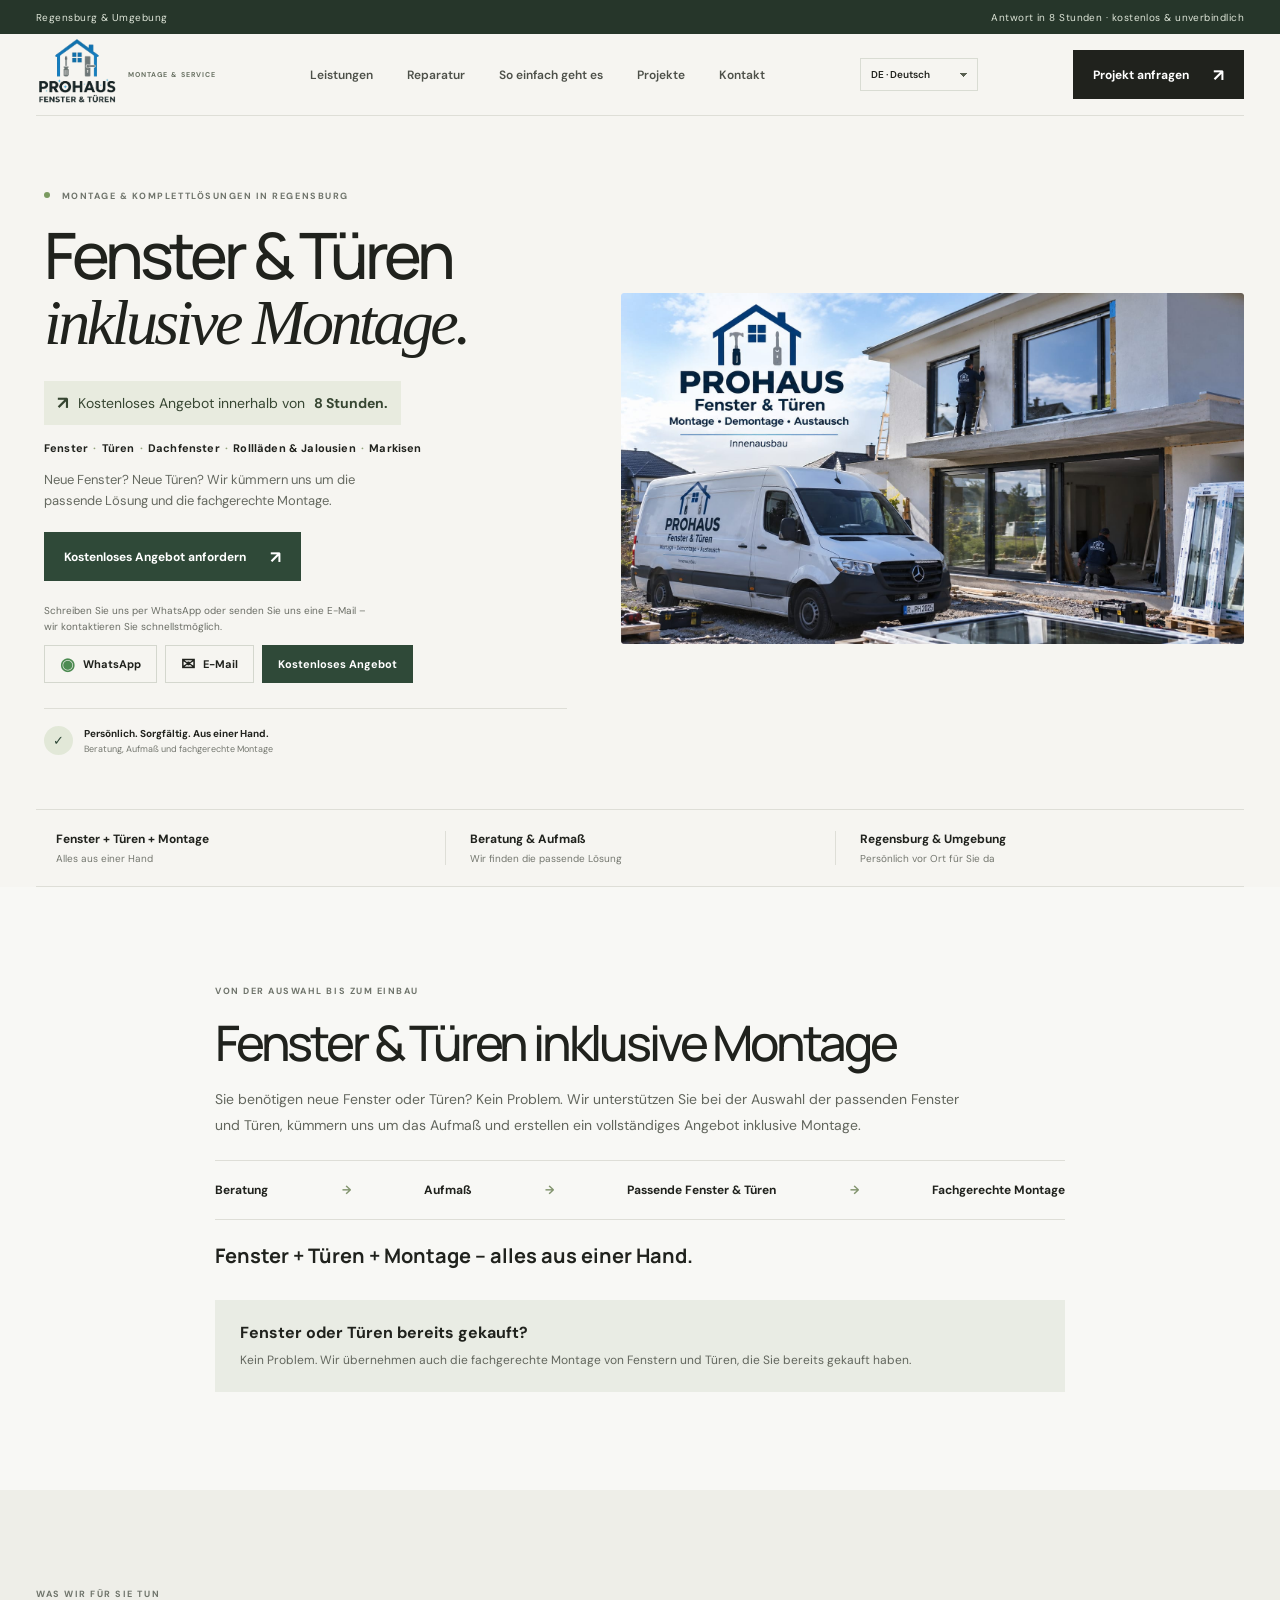
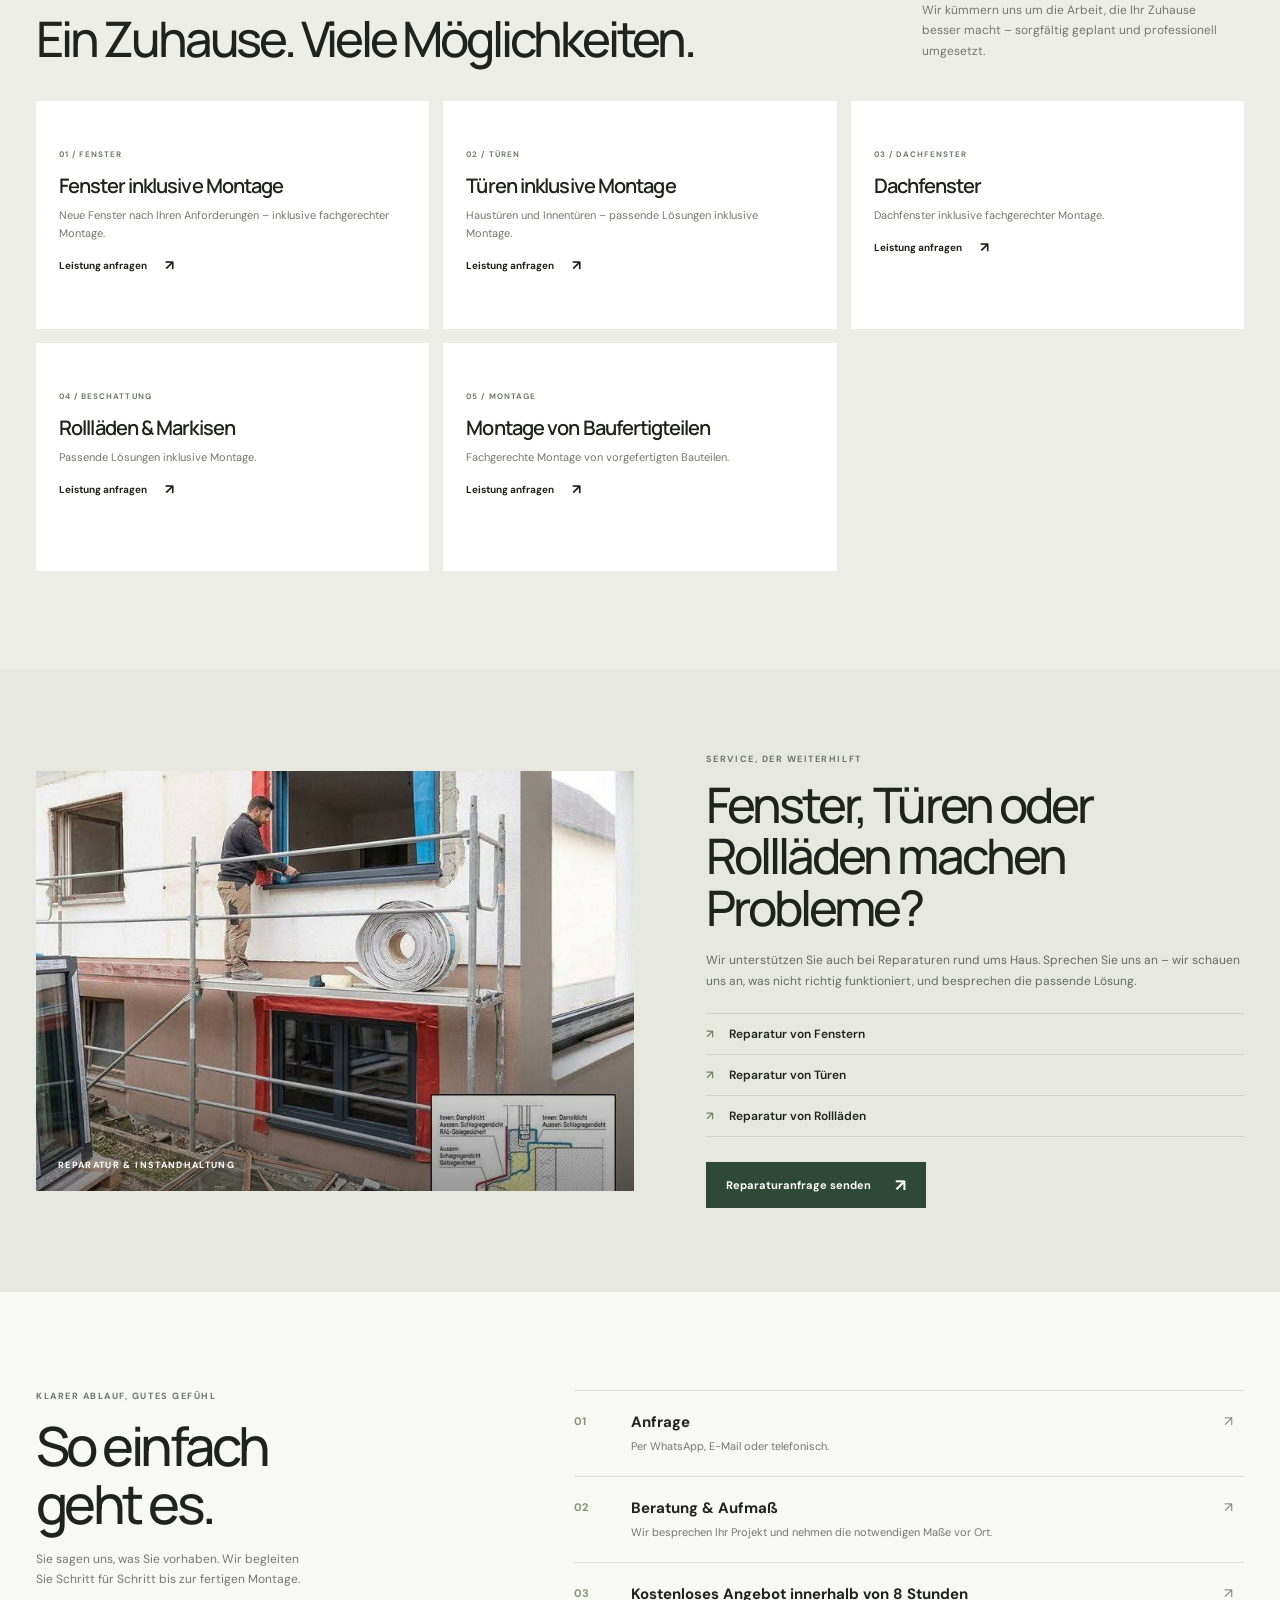
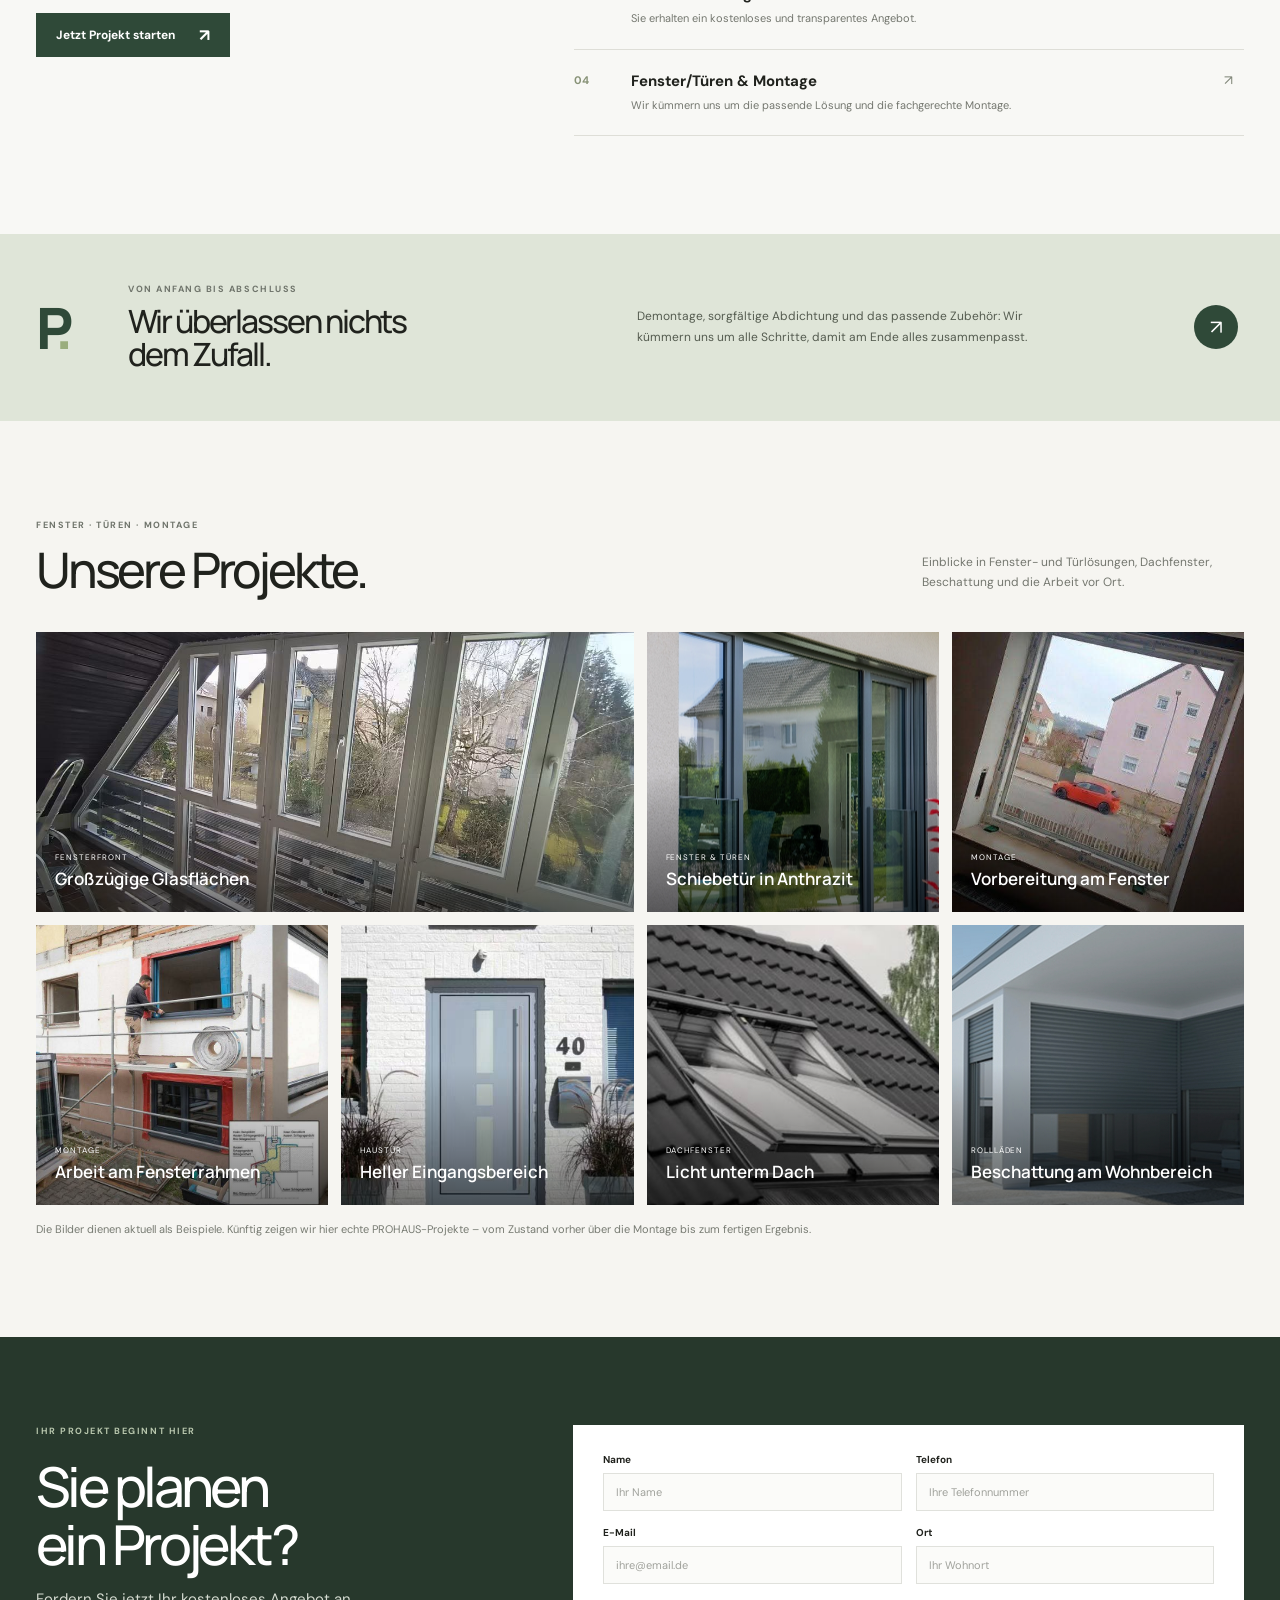
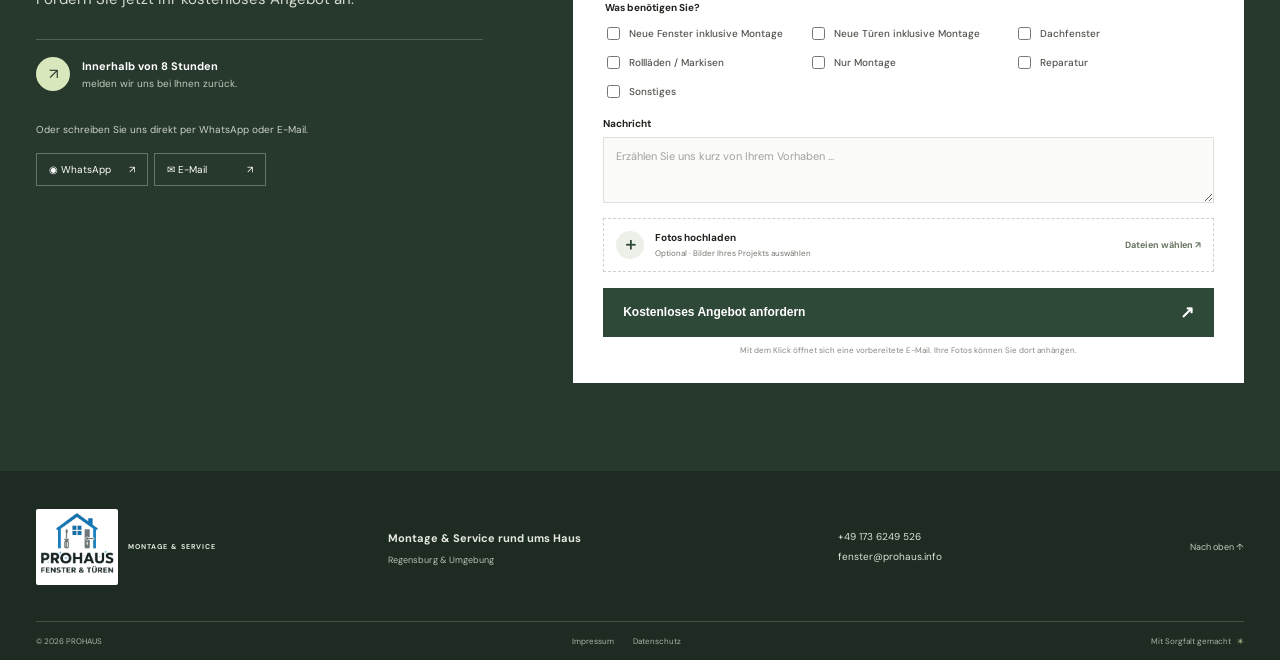
<file: index.html>
<!doctype html>
<html lang="de">
<head>
  <meta charset="utf-8">
  <meta name="viewport" content="width=device-width, initial-scale=1">
  <meta name="theme-color" content="#f6f5f1">
  <meta name="description" content="PROHAUS – Montage & Service rund ums Haus in Regensburg und Umgebung. Kostenloses Angebot innerhalb von 8 Stunden.">
  <title>PROHAUS — Montage & Service rund ums Haus</title>
  <link rel="preconnect" href="https://fonts.googleapis.com">
  <link rel="preconnect" href="https://fonts.gstatic.com" crossorigin>
  <link href="https://fonts.googleapis.com/css2?family=DM+Sans:wght@400;500;600;700&family=Manrope:wght@400;500;600;700;800&display=swap" rel="stylesheet">
  <link rel="stylesheet" href="styles.css">
</head>
<body>
  <div class="topline"><div class="wrap topline-inner"><span>Regensburg & Umgebung</span><span>Antwort in 8 Stunden · kostenlos & unverbindlich</span></div></div>
  <header class="header wrap">
    <a class="brand" href="#start" aria-label="PROHAUS Startseite"><img class="brand-logo-image" src="assets/prohaus-logo-transparent.png" alt="PROHAUS Fenster & Türen"><span class="brand-tagline">MONTAGE & SERVICE</span></a>
    <button class="menu-toggle" aria-label="Menü öffnen" aria-expanded="false">☰</button>
    <nav class="nav"><a href="#leistungen">Leistungen</a><a href="#reparatur">Reparatur</a><a href="#ablauf">So einfach geht es</a><a href="#projekte">Projekte</a><a href="#kontakt">Kontakt</a></nav>
    <label class="language-picker"><span class="sr-only">Sprache wählen</span><select class="language-select" aria-label="Sprache wählen"><option value="de">DE · Deutsch</option><option value="mk">MK · Македонски</option><option value="sq">SQ · Shqip</option></select></label>
    <a class="button button-dark header-cta" href="#kontakt">Projekt anfragen <span>↗︎</span></a>
  </header>

  <main>
    <section class="hero wrap" id="start">
      <div class="hero-copy">
        <p class="eyebrow"><i></i> MONTAGE & KOMPLETTLÖSUNGEN IN REGENSBURG</p>
        <h1>Fenster & Türen<br><em>inklusive Montage.</em></h1>
        <p class="hero-promise"><span class="clock">↗︎</span> Kostenloses Angebot innerhalb von <strong>8 Stunden.</strong></p>
        <p class="service-line">Fenster <b>·</b> Türen <b>·</b> Dachfenster <b>·</b> Rollläden & Jalousien <b>·</b> Markisen</p>
        <p class="hero-desc">Neue Fenster? Neue Türen? Wir kümmern uns um die passende Lösung und die fachgerechte Montage.</p>
        <div class="hero-actions"><a class="button button-green" href="#kontakt">Kostenloses Angebot anfordern <span>↗︎</span></a></div>
        <p class="direct-copy">Schreiben Sie uns per WhatsApp oder senden Sie uns eine E-Mail –<br class="desktop"> wir kontaktieren Sie schnellstmöglich.</p>
        <div class="contact-actions"><a class="button button-outline" href="https://wa.me/491736249526?text=Hallo%20PROHAUS%2C%20ich%20interessiere%20mich%20f%C3%BCr%20ein%20kostenloses%20Angebot." target="_blank" rel="noreferrer"><span class="whatsapp">◉</span> WhatsApp</a><a class="button button-outline" href="mailto:fenster@prohaus.info"><span>✉</span> E-Mail</a><a class="button button-outline" href="#kontakt">Kostenloses Angebot</a></div>
        <div class="trust"><span class="trust-icon">✓</span><span><strong>Persönlich. Sorgfältig. Aus einer Hand.</strong><small>Beratung, Aufmaß und fachgerechte Montage</small></span></div>
      </div>
      <div class="hero-visual"><img class="hero-image" src="assets/prohaus-construction-hero.jpeg" alt="PROHAUS Monteure bauen Fenster in einem Neubau ein"></div>
    </section>

    <section class="stats wrap"><div><strong>Fenster + Türen + Montage</strong><span>Alles aus einer Hand</span></div><div><strong>Beratung & Aufmaß</strong><span>Wir finden die passende Lösung</span></div><div><strong>Regensburg & Umgebung</strong><span>Persönlich vor Ort für Sie da</span></div></section>

    <section class="solution section"><div class="wrap solution-inner"><p class="eyebrow">VON DER AUSWAHL BIS ZUM EINBAU</p><h2>Fenster & Türen inklusive Montage</h2><p>Sie benötigen neue Fenster oder Türen? Kein Problem. Wir unterstützen Sie bei der Auswahl der passenden Fenster und Türen, kümmern uns um das Aufmaß und erstellen ein vollständiges Angebot inklusive Montage.</p><div class="solution-flow"><span>Beratung</span><b>→</b><span>Aufmaß</span><b>→</b><span>Passende Fenster & Türen</span><b>→</b><span>Fachgerechte Montage</span></div><strong>Fenster + Türen + Montage – alles aus einer Hand.</strong><div class="installation-only"><h3>Fenster oder Türen bereits gekauft?</h3><p>Kein Problem. Wir übernehmen auch die fachgerechte Montage von Fenstern und Türen, die Sie bereits gekauft haben.</p></div></div></section>

    <section class="section services" id="leistungen"><div class="wrap"><div class="section-head"><div><p class="eyebrow">WAS WIR FÜR SIE TUN</p><h2>Ein Zuhause. Viele Möglichkeiten.</h2></div><p>Wir kümmern uns um die Arbeit, die Ihr Zuhause besser macht – sorgfältig geplant und professionell umgesetzt.</p></div>
      <div class="service-grid service-grid-five">
        <article class="service-card"><div class="card-content"><span class="number">01 / FENSTER</span><h3>Fenster inklusive Montage</h3><p>Neue Fenster nach Ihren Anforderungen – inklusive fachgerechter Montage.</p><a href="#kontakt" class="arrow-link">Leistung anfragen <span>↗︎</span></a></div></article>
        <article class="service-card"><div class="card-content"><span class="number">02 / TÜREN</span><h3>Türen inklusive Montage</h3><p>Haustüren und Innentüren – passende Lösungen inklusive Montage.</p><a href="#kontakt" class="arrow-link">Leistung anfragen <span>↗︎</span></a></div></article>
        <article class="service-card"><div class="card-content"><span class="number">03 / DACHFENSTER</span><h3>Dachfenster</h3><p>Dachfenster inklusive fachgerechter Montage.</p><a href="#kontakt" class="arrow-link">Leistung anfragen <span>↗︎</span></a></div></article>
        <article class="service-card"><div class="card-content"><span class="number">04 / BESCHATTUNG</span><h3>Rollläden & Markisen</h3><p>Passende Lösungen inklusive Montage.</p><a href="#kontakt" class="arrow-link">Leistung anfragen <span>↗︎</span></a></div></article>
        <article class="service-card"><div class="card-content"><span class="number">05 / MONTAGE</span><h3>Montage von Baufertigteilen</h3><p>Fachgerechte Montage von vorgefertigten Bauteilen.</p><a href="#kontakt" class="arrow-link">Leistung anfragen <span>↗︎</span></a></div></article>
      </div>
    </div></section>

    <section class="repair-section" id="reparatur"><div class="wrap repair-layout"><div class="repair-photo"><img src="assets/projects/window-installation-worker.jpeg" alt="Monteur arbeitet an einem Fensterrahmen"><span>REPARATUR & INSTANDHALTUNG</span></div><div class="repair-copy"><p class="eyebrow">SERVICE, DER WEITERHILFT</p><h2>Fenster, Türen oder Rollläden machen Probleme?</h2><p>Wir unterstützen Sie auch bei Reparaturen rund ums Haus. Sprechen Sie uns an – wir schauen uns an, was nicht richtig funktioniert, und besprechen die passende Lösung.</p><ul><li><span>↗︎</span> Reparatur von Fenstern</li><li><span>↗︎</span> Reparatur von Türen</li><li><span>↗︎</span> Reparatur von Rollläden</li></ul><a class="button button-green" href="#kontakt">Reparaturanfrage senden <span>↗︎</span></a></div></div></section>

    <section class="process section" id="ablauf"><div class="wrap process-layout"><div class="process-intro"><p class="eyebrow">KLARER ABLAUF, GUTES GEFÜHL</p><h2>So einfach<br>geht es.</h2><p>Sie sagen uns, was Sie vorhaben. Wir begleiten Sie Schritt für Schritt bis zur fertigen Montage.</p><a class="button button-green" href="#kontakt">Jetzt Projekt starten <span>↗︎</span></a></div><div class="steps"><article><span>01</span><div><h3>Anfrage</h3><p>Per WhatsApp, E-Mail oder telefonisch.</p></div><b>↗︎</b></article><article><span>02</span><div><h3>Beratung & Aufmaß</h3><p>Wir besprechen Ihr Projekt und nehmen die notwendigen Maße vor Ort.</p></div><b>↗︎</b></article><article><span>03</span><div><h3>Kostenloses Angebot innerhalb von 8 Stunden</h3><p>Sie erhalten ein kostenloses und transparentes Angebot.</p></div><b>↗︎</b></article><article><span>04</span><div><h3>Fenster/Türen & Montage</h3><p>Wir kümmern uns um die passende Lösung und die fachgerechte Montage.</p></div><b>↗︎</b></article></div></div></section>

    <section class="detail-band"><div class="wrap detail-inner"><div class="detail-mark">P<span>.</span></div><div><p class="eyebrow">VON ANFANG BIS ABSCHLUSS</p><h2>Wir überlassen nichts<br>dem Zufall.</h2></div><p>Demontage, sorgfältige Abdichtung und das passende Zubehör: Wir kümmern uns um alle Schritte, damit am Ende alles zusammenpasst.</p><a class="round-arrow" href="#kontakt" aria-label="Projekt anfragen">↗︎</a></div></section>

    <section class="section projects" id="projekte"><div class="wrap"><div class="section-head"><div><p class="eyebrow">FENSTER · TÜREN · MONTAGE</p><h2>Unsere Projekte.</h2></div><p>Einblicke in Fenster- und Türlösungen, Dachfenster, Beschattung und die Arbeit vor Ort.</p></div><div class="gallery">
      <article class="gallery-large"><img src="assets/projects/balcony-window-wall.jpeg" alt="Große Fensterfront mit mehreren Türen auf einem Balkon"><span>FENSTERFRONT</span><div>Großzügige Glasflächen</div></article>
      <article><img src="assets/projects/sliding-door-charcoal.jpeg" alt="Anthrazitfarbene Schiebetür"><span>FENSTER & TÜREN</span><div>Schiebetür in Anthrazit</div></article>
      <article><img src="assets/projects/window-frame-before-install.jpeg" alt="Fensteröffnung während der Montage"><span>MONTAGE</span><div>Vorbereitung am Fenster</div></article>
      <article><img src="assets/projects/window-installation-worker.jpeg" alt="Fenstermontage an der Außenfassade"><span>MONTAGE</span><div>Arbeit am Fensterrahmen</div></article>
      <article><img src="assets/projects/front-door-light.jpeg" alt="Helle Hauseingangstür mit Glaselementen"><span>HAUSTÜR</span><div>Heller Eingangsbereich</div></article>
      <article><img src="assets/projects/roof-windows-pair.jpeg" alt="Zwei Dachfenster in einem dunklen Ziegeldach"><span>DACHFENSTER</span><div>Licht unterm Dach</div></article>
      <article><img src="assets/projects/roller-shutters-modern-home.jpeg" alt="Terrassentüren und Fenster mit Rollläden"><span>ROLLLÄDEN</span><div>Beschattung am Wohnbereich</div></article>
    </div><p class="gallery-note">Die Bilder dienen aktuell als Beispiele. Künftig zeigen wir hier echte PROHAUS-Projekte – vom Zustand vorher über die Montage bis zum fertigen Ergebnis.</p></div></section>

    <section class="contact-section" id="kontakt"><div class="wrap contact-layout"><div class="contact-intro"><p class="eyebrow">IHR PROJEKT BEGINNT HIER</p><h2>Sie planen<br>ein Projekt?</h2><p class="contact-lead">Fordern Sie jetzt Ihr kostenloses Angebot an.</p><div class="contact-promise"><span>↗︎</span><div><strong>Innerhalb von 8 Stunden</strong><small>melden wir uns bei Ihnen zurück.</small></div></div><div class="contact-direct"><p>Oder schreiben Sie uns direkt per WhatsApp oder E-Mail.</p><a href="https://wa.me/491736249526?text=Hallo%20PROHAUS%2C%20ich%20interessiere%20mich%20f%C3%BCr%20ein%20kostenloses%20Angebot." target="_blank" rel="noreferrer">◉ WhatsApp <span>↗︎</span></a><a href="mailto:fenster@prohaus.info">✉ E-Mail <span>↗︎</span></a></div></div>
      <form class="quote-form" id="quote-form"><div class="form-row"><label>Name<input name="name" autocomplete="name" required placeholder="Ihr Name"></label><label>Telefon<input name="phone" autocomplete="tel" type="tel" required placeholder="Ihre Telefonnummer"></label></div><div class="form-row"><label>E-Mail<input name="email" autocomplete="email" type="email" required placeholder="ihre@email.de"></label><label>Ort<input name="place" autocomplete="address-level2" placeholder="Ihr Wohnort"></label></div><fieldset><legend>Was benötigen Sie?</legend><div class="checks"><label><input type="checkbox" name="service" value="Neue Fenster inklusive Montage"> Neue Fenster inklusive Montage</label><label><input type="checkbox" name="service" value="Neue Türen inklusive Montage"> Neue Türen inklusive Montage</label><label><input type="checkbox" name="service" value="Dachfenster"> Dachfenster</label><label><input type="checkbox" name="service" value="Rollläden / Markisen"> Rollläden / Markisen</label><label><input type="checkbox" name="service" value="Nur Montage"> Nur Montage</label><label><input type="checkbox" name="service" value="Reparatur"> Reparatur</label><label><input type="checkbox" name="service" value="Sonstiges"> Sonstiges</label></div></fieldset><label>Nachricht<textarea name="message" rows="3" placeholder="Erzählen Sie uns kurz von Ihrem Vorhaben …"></textarea></label><label class="upload"><input type="file" name="photos" accept="image/*" multiple><span class="upload-icon">＋</span><span><strong>Fotos hochladen</strong><small>Optional · Bilder Ihres Projekts auswählen</small></span><span class="upload-action">Dateien wählen ↗︎</span></label><button class="button button-green submit-button" type="submit">Kostenloses Angebot anfordern <span>↗︎</span></button><p class="form-privacy">Mit dem Klick öffnet sich eine vorbereitete E-Mail. Ihre Fotos können Sie dort anhängen.</p></form>
    </div></section>
  </main>
  <footer class="footer"><div class="wrap footer-top"><a class="brand footer-brand" href="#start" aria-label="PROHAUS Startseite"><img class="brand-logo-image" src="assets/prohaus-logo-transparent.png" alt="PROHAUS Fenster & Türen"><span class="brand-tagline">MONTAGE & SERVICE</span></a><div class="footer-desc"><strong>Montage & Service rund ums Haus</strong><p>Regensburg & Umgebung</p></div><div class="footer-contact"><a href="tel:+491736249526">+49 173 6249 526</a><a href="mailto:fenster@prohaus.info">fenster@prohaus.info</a></div><a class="back-top" href="#start">Nach oben ↑︎</a></div><div class="wrap footer-bottom"><span>© <span id="year"></span> PROHAUS</span><div><a href="impressum.html">Impressum</a><a href="datenschutz.html">Datenschutz</a></div><span>Mit Sorgfalt gemacht <i>✳</i></span></div></footer>
  <script src="i18n.js"></script>
  <script src="script.js"></script>
</body>
</html>
</file>
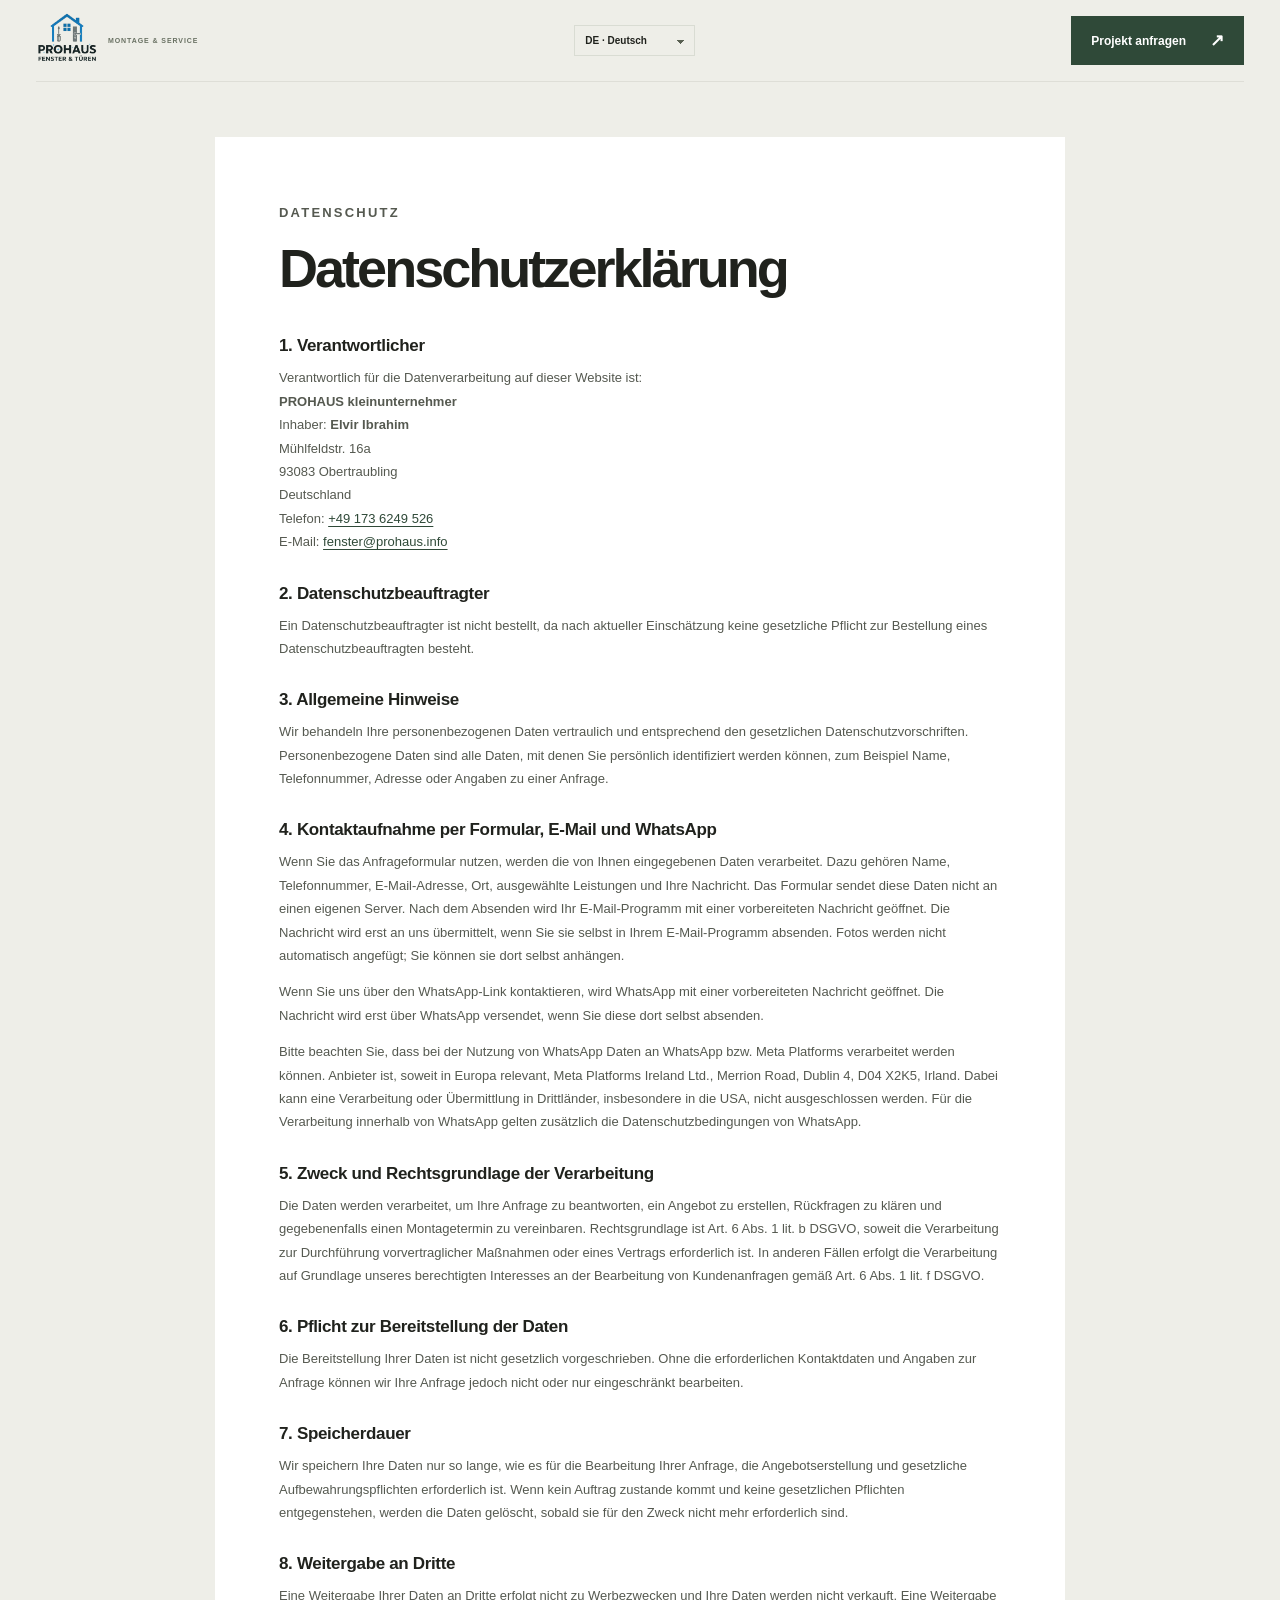
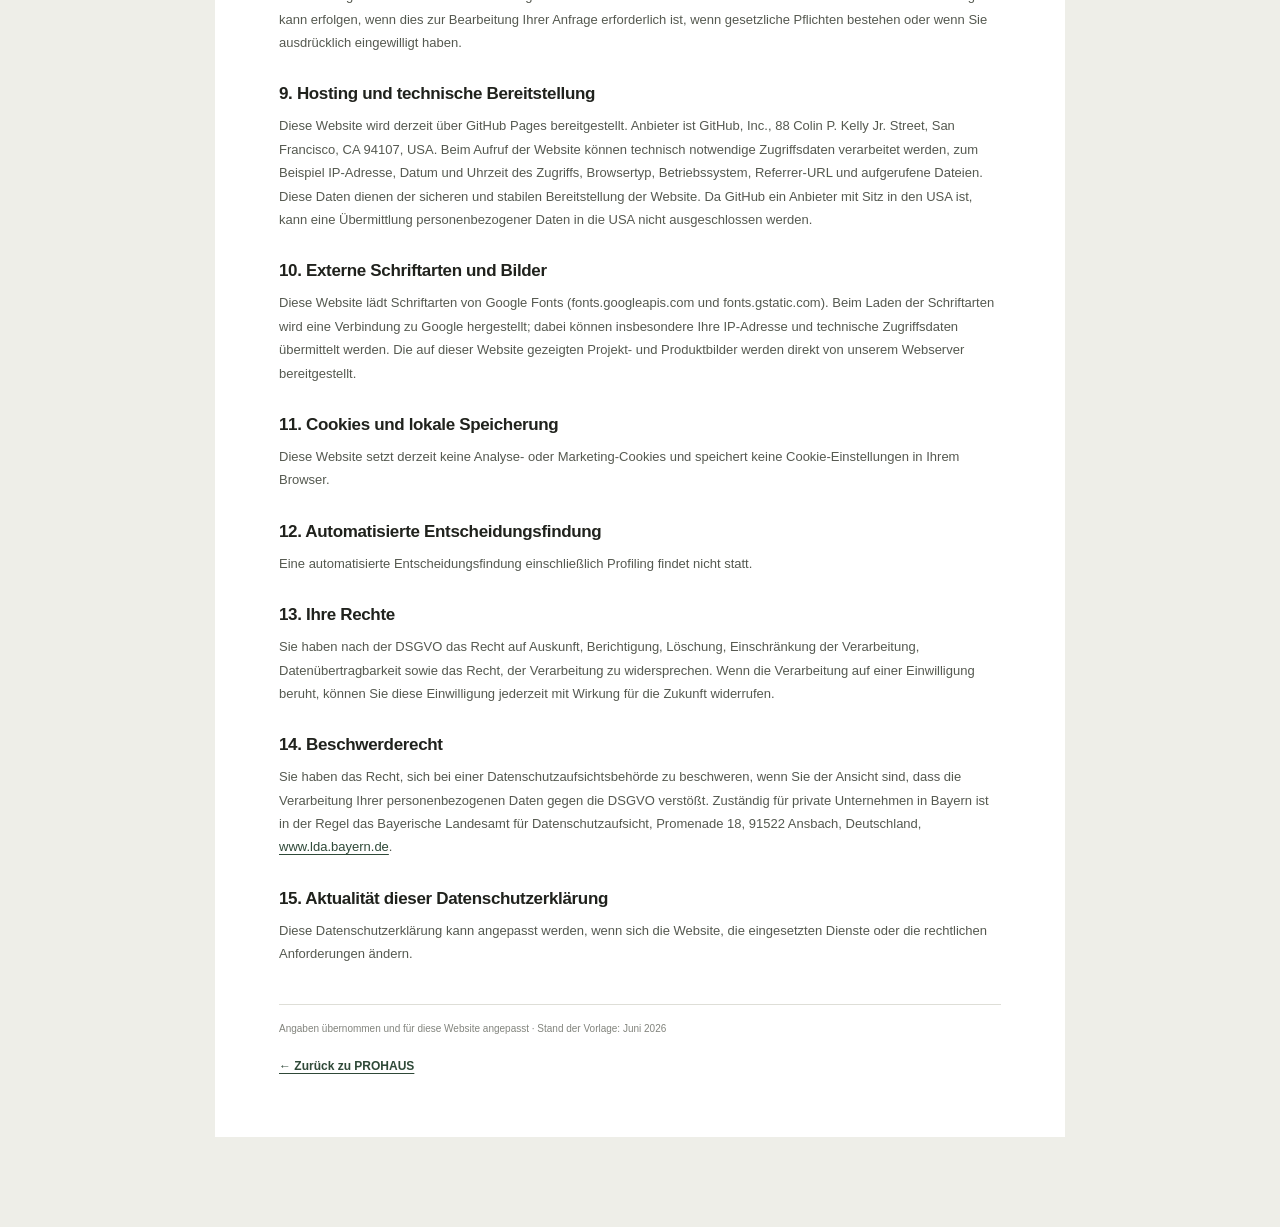
<file: datenschutz.html>
<!doctype html>
<html lang="de">
<head>
  <meta charset="utf-8">
  <meta name="viewport" content="width=device-width, initial-scale=1">
  <meta name="theme-color" content="#f6f5f1">
  <title>Datenschutzerklärung | PROHAUS</title>
  <link rel="stylesheet" href="styles.css">
  <link rel="stylesheet" href="legal.css">
</head>
<body>
  <header class="header wrap legal-header">
    <a class="brand" href="index.html" aria-label="PROHAUS Startseite"><img class="brand-logo-image" src="assets/prohaus-logo-transparent.png" alt="PROHAUS Fenster & Türen"><span class="brand-tagline">MONTAGE & SERVICE</span></a>
    <label class="language-picker"><span class="sr-only">Sprache wählen</span><select class="language-select" aria-label="Sprache wählen"><option value="de">DE · Deutsch</option><option value="mk">MK · Македонски</option><option value="sq">SQ · Shqip</option></select></label>
    <a class="button button-green" href="index.html#kontakt">Projekt anfragen <span>↗︎</span></a>
  </header>
  <main class="legal-wrap">
    <article class="legal-card">
      <p class="eyebrow">DATENSCHUTZ</p>
      <h1>Datenschutzerklärung</h1>
      <h2>1. Verantwortlicher</h2>
      <p>Verantwortlich für die Datenverarbeitung auf dieser Website ist:<br><strong>PROHAUS kleinunternehmer</strong><br>Inhaber: <strong>Elvir Ibrahim</strong><br>Mühlfeldstr. 16a<br>93083 Obertraubling<br>Deutschland<br>Telefon: <a href="tel:+491736249526">+49 173 6249 526</a><br>E-Mail: <a href="mailto:fenster@prohaus.info">fenster@prohaus.info</a></p>
      <h2>2. Datenschutzbeauftragter</h2>
      <p>Ein Datenschutzbeauftragter ist nicht bestellt, da nach aktueller Einschätzung keine gesetzliche Pflicht zur Bestellung eines Datenschutzbeauftragten besteht.</p>
      <h2>3. Allgemeine Hinweise</h2>
      <p>Wir behandeln Ihre personenbezogenen Daten vertraulich und entsprechend den gesetzlichen Datenschutzvorschriften. Personenbezogene Daten sind alle Daten, mit denen Sie persönlich identifiziert werden können, zum Beispiel Name, Telefonnummer, Adresse oder Angaben zu einer Anfrage.</p>
      <h2>4. Kontaktaufnahme per Formular, E-Mail und WhatsApp</h2>
      <p>Wenn Sie das Anfrageformular nutzen, werden die von Ihnen eingegebenen Daten verarbeitet. Dazu gehören Name, Telefonnummer, E-Mail-Adresse, Ort, ausgewählte Leistungen und Ihre Nachricht. Das Formular sendet diese Daten nicht an einen eigenen Server. Nach dem Absenden wird Ihr E-Mail-Programm mit einer vorbereiteten Nachricht geöffnet. Die Nachricht wird erst an uns übermittelt, wenn Sie sie selbst in Ihrem E-Mail-Programm absenden. Fotos werden nicht automatisch angefügt; Sie können sie dort selbst anhängen.</p>
      <p>Wenn Sie uns über den WhatsApp-Link kontaktieren, wird WhatsApp mit einer vorbereiteten Nachricht geöffnet. Die Nachricht wird erst über WhatsApp versendet, wenn Sie diese dort selbst absenden.</p>
      <p>Bitte beachten Sie, dass bei der Nutzung von WhatsApp Daten an WhatsApp bzw. Meta Platforms verarbeitet werden können. Anbieter ist, soweit in Europa relevant, Meta Platforms Ireland Ltd., Merrion Road, Dublin 4, D04 X2K5, Irland. Dabei kann eine Verarbeitung oder Übermittlung in Drittländer, insbesondere in die USA, nicht ausgeschlossen werden. Für die Verarbeitung innerhalb von WhatsApp gelten zusätzlich die Datenschutzbedingungen von WhatsApp.</p>
      <h2>5. Zweck und Rechtsgrundlage der Verarbeitung</h2>
      <p>Die Daten werden verarbeitet, um Ihre Anfrage zu beantworten, ein Angebot zu erstellen, Rückfragen zu klären und gegebenenfalls einen Montagetermin zu vereinbaren. Rechtsgrundlage ist Art. 6 Abs. 1 lit. b DSGVO, soweit die Verarbeitung zur Durchführung vorvertraglicher Maßnahmen oder eines Vertrags erforderlich ist. In anderen Fällen erfolgt die Verarbeitung auf Grundlage unseres berechtigten Interesses an der Bearbeitung von Kundenanfragen gemäß Art. 6 Abs. 1 lit. f DSGVO.</p>
      <h2>6. Pflicht zur Bereitstellung der Daten</h2>
      <p>Die Bereitstellung Ihrer Daten ist nicht gesetzlich vorgeschrieben. Ohne die erforderlichen Kontaktdaten und Angaben zur Anfrage können wir Ihre Anfrage jedoch nicht oder nur eingeschränkt bearbeiten.</p>
      <h2>7. Speicherdauer</h2>
      <p>Wir speichern Ihre Daten nur so lange, wie es für die Bearbeitung Ihrer Anfrage, die Angebotserstellung und gesetzliche Aufbewahrungspflichten erforderlich ist. Wenn kein Auftrag zustande kommt und keine gesetzlichen Pflichten entgegenstehen, werden die Daten gelöscht, sobald sie für den Zweck nicht mehr erforderlich sind.</p>
      <h2>8. Weitergabe an Dritte</h2>
      <p>Eine Weitergabe Ihrer Daten an Dritte erfolgt nicht zu Werbezwecken und Ihre Daten werden nicht verkauft. Eine Weitergabe kann erfolgen, wenn dies zur Bearbeitung Ihrer Anfrage erforderlich ist, wenn gesetzliche Pflichten bestehen oder wenn Sie ausdrücklich eingewilligt haben.</p>
      <h2>9. Hosting und technische Bereitstellung</h2>
      <p>Diese Website wird derzeit über GitHub Pages bereitgestellt. Anbieter ist GitHub, Inc., 88 Colin P. Kelly Jr. Street, San Francisco, CA 94107, USA. Beim Aufruf der Website können technisch notwendige Zugriffsdaten verarbeitet werden, zum Beispiel IP-Adresse, Datum und Uhrzeit des Zugriffs, Browsertyp, Betriebssystem, Referrer-URL und aufgerufene Dateien. Diese Daten dienen der sicheren und stabilen Bereitstellung der Website. Da GitHub ein Anbieter mit Sitz in den USA ist, kann eine Übermittlung personenbezogener Daten in die USA nicht ausgeschlossen werden.</p>
      <h2>10. Externe Schriftarten und Bilder</h2>
      <p>Diese Website lädt Schriftarten von Google Fonts (fonts.googleapis.com und fonts.gstatic.com). Beim Laden der Schriftarten wird eine Verbindung zu Google hergestellt; dabei können insbesondere Ihre IP-Adresse und technische Zugriffsdaten übermittelt werden. Die auf dieser Website gezeigten Projekt- und Produktbilder werden direkt von unserem Webserver bereitgestellt.</p>
      <h2>11. Cookies und lokale Speicherung</h2>
      <p>Diese Website setzt derzeit keine Analyse- oder Marketing-Cookies und speichert keine Cookie-Einstellungen in Ihrem Browser.</p>
      <h2>12. Automatisierte Entscheidungsfindung</h2>
      <p>Eine automatisierte Entscheidungsfindung einschließlich Profiling findet nicht statt.</p>
      <h2>13. Ihre Rechte</h2>
      <p>Sie haben nach der DSGVO das Recht auf Auskunft, Berichtigung, Löschung, Einschränkung der Verarbeitung, Datenübertragbarkeit sowie das Recht, der Verarbeitung zu widersprechen. Wenn die Verarbeitung auf einer Einwilligung beruht, können Sie diese Einwilligung jederzeit mit Wirkung für die Zukunft widerrufen.</p>
      <h2>14. Beschwerderecht</h2>
      <p>Sie haben das Recht, sich bei einer Datenschutzaufsichtsbehörde zu beschweren, wenn Sie der Ansicht sind, dass die Verarbeitung Ihrer personenbezogenen Daten gegen die DSGVO verstößt. Zuständig für private Unternehmen in Bayern ist in der Regel das Bayerische Landesamt für Datenschutzaufsicht, Promenade 18, 91522 Ansbach, Deutschland, <a href="https://www.lda.bayern.de/" target="_blank" rel="noopener noreferrer">www.lda.bayern.de</a>.</p>
      <h2>15. Aktualität dieser Datenschutzerklärung</h2>
      <p>Diese Datenschutzerklärung kann angepasst werden, wenn sich die Website, die eingesetzten Dienste oder die rechtlichen Anforderungen ändern.</p>
      <p class="legal-updated">Angaben übernommen und für diese Website angepasst · Stand der Vorlage: Juni 2026</p>
      <a class="legal-back" href="index.html">←︎ Zurück zu PROHAUS</a>
    </article>
  </main>
  <script src="i18n.js"></script>
</body>
</html>
</file>
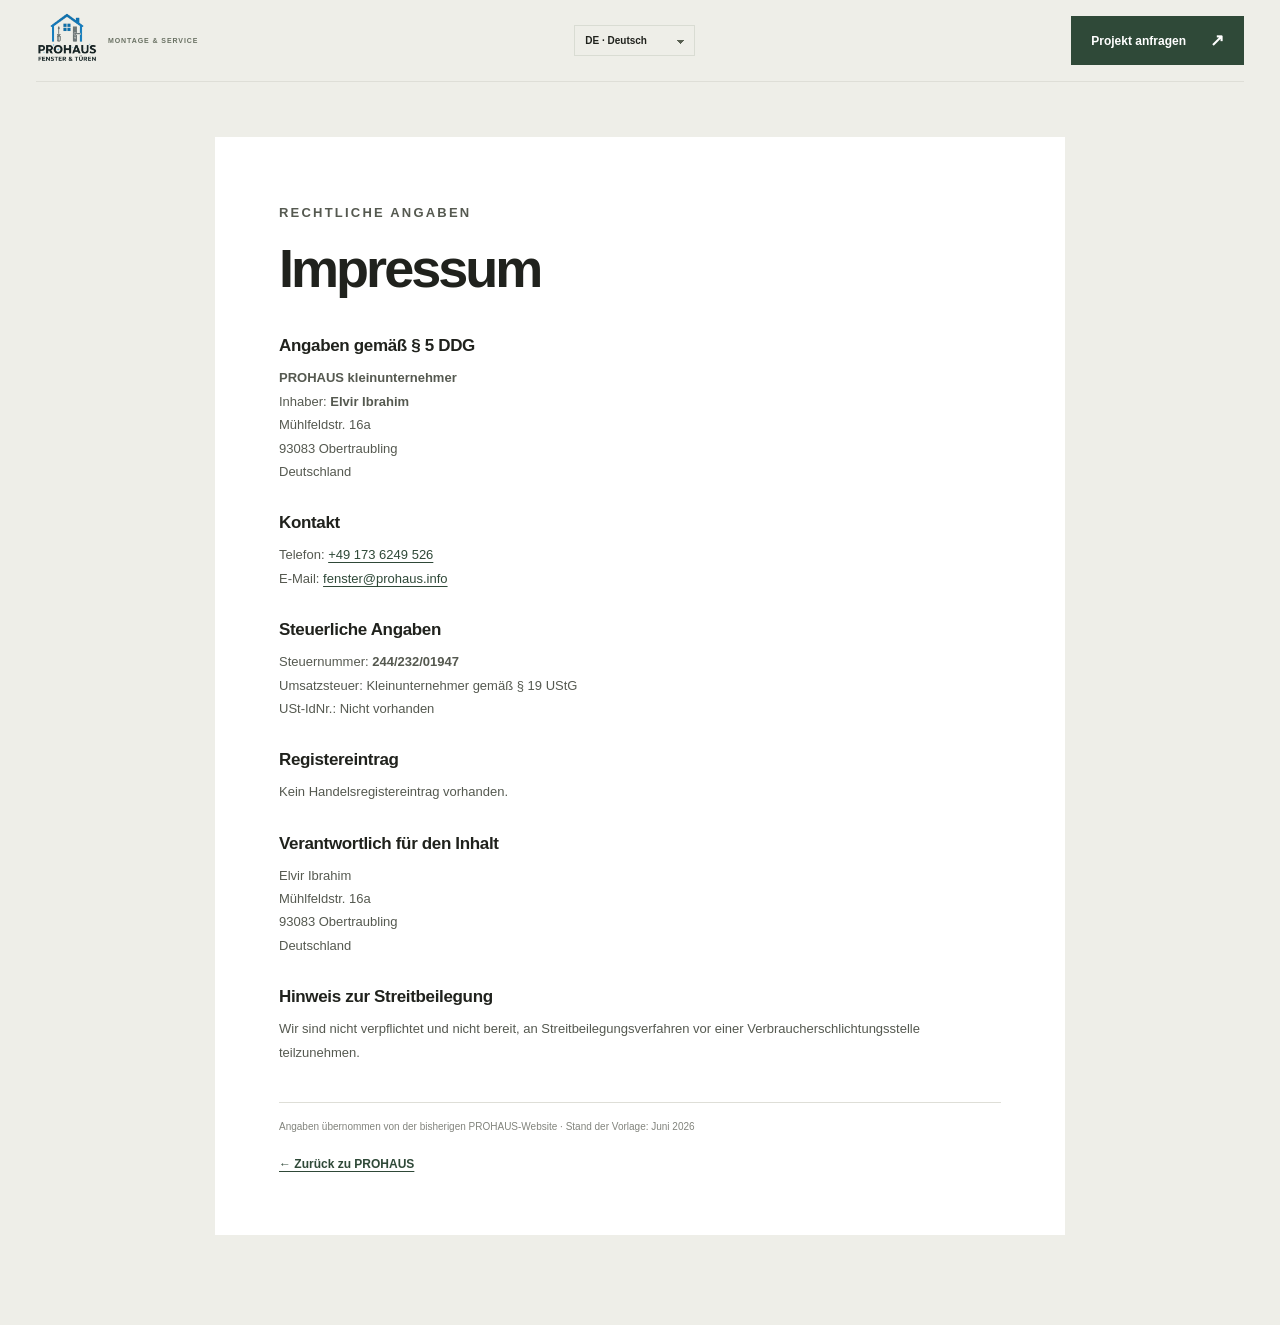
<file: impressum.html>
<!doctype html>
<html lang="de">
<head>
  <meta charset="utf-8">
  <meta name="viewport" content="width=device-width, initial-scale=1">
  <meta name="theme-color" content="#f6f5f1">
  <title>Impressum | PROHAUS</title>
  <link rel="stylesheet" href="styles.css">
  <link rel="stylesheet" href="legal.css">
</head>
<body>
  <header class="header wrap legal-header">
    <a class="brand" href="index.html" aria-label="PROHAUS Startseite"><img class="brand-logo-image" src="assets/prohaus-logo-transparent.png" alt="PROHAUS Fenster & Türen"><span class="brand-tagline">MONTAGE & SERVICE</span></a>
    <label class="language-picker"><span class="sr-only">Sprache wählen</span><select class="language-select" aria-label="Sprache wählen"><option value="de">DE · Deutsch</option><option value="mk">MK · Македонски</option><option value="sq">SQ · Shqip</option></select></label>
    <a class="button button-green" href="index.html#kontakt">Projekt anfragen <span>↗︎</span></a>
  </header>
  <main class="legal-wrap">
    <article class="legal-card">
      <p class="eyebrow">RECHTLICHE ANGABEN</p>
      <h1>Impressum</h1>
      <h2>Angaben gemäß § 5 DDG</h2>
      <p><strong>PROHAUS kleinunternehmer</strong><br>Inhaber: <strong>Elvir Ibrahim</strong><br>Mühlfeldstr. 16a<br>93083 Obertraubling<br>Deutschland</p>
      <h2>Kontakt</h2>
      <p>Telefon: <a href="tel:+491736249526">+49 173 6249 526</a><br>E-Mail: <a href="mailto:fenster@prohaus.info">fenster@prohaus.info</a></p>
      <h2>Steuerliche Angaben</h2>
      <p>Steuernummer: <strong>244/232/01947</strong><br>Umsatzsteuer: Kleinunternehmer gemäß § 19 UStG<br>USt-IdNr.: Nicht vorhanden</p>
      <h2>Registereintrag</h2>
      <p>Kein Handelsregistereintrag vorhanden.</p>
      <h2>Verantwortlich für den Inhalt</h2>
      <p>Elvir Ibrahim<br>Mühlfeldstr. 16a<br>93083 Obertraubling<br>Deutschland</p>
      <h2>Hinweis zur Streitbeilegung</h2>
      <p>Wir sind nicht verpflichtet und nicht bereit, an Streitbeilegungsverfahren vor einer Verbraucherschlichtungsstelle teilzunehmen.</p>
      <p class="legal-updated">Angaben übernommen von der bisherigen PROHAUS-Website · Stand der Vorlage: Juni 2026</p>
      <a class="legal-back" href="index.html">←︎ Zurück zu PROHAUS</a>
    </article>
  </main>
  <script src="i18n.js"></script>
</body>
</html>
</file>
<file: styles.css>
:root{--ink:#20221d;--muted:#74776f;--green:#2f4938;--lime:#d8e9b5;--cream:#f6f5f1;--line:#deded7;--white:#fff;--serif:Georgia,'Times New Roman',serif}*{box-sizing:border-box}html{scroll-behavior:smooth}body{margin:0;background:var(--cream);color:var(--ink);font-family:'DM Sans',sans-serif;font-size:15px;-webkit-font-smoothing:antialiased}a{color:inherit;text-decoration:none}.wrap{width:min(1240px,calc(100% - 72px));margin-inline:auto}.topline{height:34px;background:#26362a;color:#dfe6d9;font-size:10px;letter-spacing:.045em}.topline-inner{height:100%;display:flex;align-items:center;justify-content:space-between}.header{height:82px;display:flex;align-items:center;justify-content:space-between;border-bottom:1px solid var(--line)}.brand{display:flex;gap:10px;align-items:center}.brand-mark{font-family:'Manrope',sans-serif;font-weight:800;font-size:40px;letter-spacing:-.11em;color:var(--green);line-height:.8}.brand-mark span{color:#b6ca8e}.brand-name{font-family:'Manrope',sans-serif;font-size:15px;font-weight:800;letter-spacing:.11em}.brand-name small{display:block;font-size:7px;font-weight:700;letter-spacing:.18em;margin-top:5px;color:#777a72}.nav{display:flex;align-items:center;gap:34px;font-size:12px;font-weight:600;color:#4d5049}.nav a:hover,.text-link:hover{color:var(--green)}.button{display:inline-flex;align-items:center;justify-content:center;gap:24px;min-height:49px;padding:0 20px;font-size:12px;font-weight:700;transition:transform .2s,background .2s}.button:hover{transform:translateY(-2px)}.button span{font-size:17px}.button-dark{background:var(--ink);color:white}.menu-toggle{display:none;border:0;background:none;font-size:23px}.hero{display:grid;grid-template-columns:1fr 1.06fr;gap:54px;padding-top:66px;padding-bottom:54px;align-items:center}.hero-copy{padding:8px 0 0 8px}.eyebrow{font-size:9px;font-weight:700;letter-spacing:.17em;color:#6f746b;margin:0 0 20px}.eyebrow i{display:inline-block;width:6px;height:6px;border-radius:50%;background:#7a9a60;margin:0 8px 1px 0}.hero h1,.section h2,.process h2,.detail-band h2,.contact-section h2{font-family:'Manrope',sans-serif;font-weight:500;letter-spacing:-.065em}.hero h1{font-size:clamp(42px,5vw,68px);line-height:1.02;margin:0 0 25px}.hero h1 em{font-family:var(--serif);font-weight:400;letter-spacing:-.055em}.hero-promise{display:inline-flex;align-items:center;gap:9px;margin:0 0 16px;background:#e8ebdf;padding:10px 13px;font-size:14px;color:#374632}.hero-promise strong{font-weight:700}.clock{font-size:18px;font-weight:700}.service-line{font-size:11px;font-weight:700;letter-spacing:.015em;margin:0 0 14px}.service-line b{color:#90a479;padding:0 2px}.hero-desc{font-size:13px;line-height:1.65;color:#666a61;max-width:350px;margin:0 0 21px}.hero-actions{display:flex;gap:21px;align-items:center}.button-green{background:var(--green);color:white}.button-green:hover{background:#203527}.text-link{font-size:11px;font-weight:700}.text-link span{margin-left:5px}.direct-copy{font-size:10px;line-height:1.6;color:#6a6d65;margin:22px 0 10px}.contact-actions{display:flex;gap:8px}.button-outline{border:1px solid #d4d7ce;min-height:38px;padding:0 15px;gap:8px;background:transparent;font-size:11px}.button-outline:hover{background:#e9ece4}.whatsapp{color:#4d8b52;font-size:15px}.trust{border-top:1px solid var(--line);margin-top:25px;padding-top:17px;display:flex;align-items:center;gap:11px}.trust-icon{width:29px;height:29px;border-radius:50%;background:#e2e8d8;display:grid;place-items:center;color:var(--green);font-size:13px}.trust strong,.trust small{display:block;font-size:10px}.trust small{color:var(--muted);margin-top:3px;font-size:9px}.hero-visual{height:515px;position:relative}.hero-visual>img{width:100%;height:100%;object-fit:cover;object-position:center;border-radius:2px}.hero-visual:after{content:'';position:absolute;inset:50% 0 0;background:linear-gradient(transparent,rgba(0,0,0,.27));pointer-events:none}.image-label{position:absolute;bottom:19px;left:20px;right:20px;z-index:1;color:white;font-size:8px;letter-spacing:.12em;display:flex;align-items:center;gap:8px}.image-label>span:last-child{margin-left:auto;font-size:15px}.label-dot{width:6px;height:6px;background:#d8e9b5;border-radius:50%}.hero-stamp{position:absolute;top:23px;right:23px;z-index:1;background:var(--lime);width:91px;height:91px;border-radius:50%;display:flex;flex-direction:column;justify-content:center;align-items:center;color:#27372a}.hero-stamp strong{font-family:'Manrope',sans-serif;font-size:39px;line-height:.9;letter-spacing:-.08em}.hero-stamp span{font-size:7px;letter-spacing:.1em;font-weight:700;text-align:center;margin-top:4px}.stats{display:grid;grid-template-columns:repeat(3,1fr);border-top:1px solid var(--line);border-bottom:1px solid var(--line);padding:21px 20px;margin-bottom:0}.stats>div{padding-left:24px;border-left:1px solid var(--line)}.stats>div:first-child{border:0;padding-left:0}.stats strong,.stats span{display:block}.stats strong{font-size:12px}.stats span{font-size:10px;color:var(--muted);margin-top:5px}.section{padding:98px 0}.services{background:#eeeee8}.section-head{display:flex;justify-content:space-between;align-items:end;margin-bottom:36px}.section-head .eyebrow{margin-bottom:13px}.section h2,.process h2,.detail-band h2,.contact-section h2{font-size:clamp(34px,4vw,49px);line-height:1.06;margin:0}.section-head>p{max-width:310px;font-size:12px;color:var(--muted);line-height:1.7;margin:0 1% 4px 20px}.service-grid{display:grid;grid-template-columns:1.2fr 1fr 1fr;gap:14px}.service-card{background:var(--white);min-height:395px;position:relative;overflow:hidden}.service-card>img{width:100%;height:180px;object-fit:cover}.service-feature>img{height:190px}.card-content{padding:22px 23px}.number{font-size:8px;letter-spacing:.13em;color:#747a6e;font-weight:700}.card-content h3{font-family:'Manrope',sans-serif;letter-spacing:-.045em;font-weight:600;font-size:22px;line-height:1.15;margin:12px 0 9px}.card-content p{font-size:11px;color:var(--muted);line-height:1.65;margin:0;max-width:340px}.arrow-link{display:inline-flex;gap:18px;align-items:center;font-size:10px;font-weight:700;margin-top:18px}.arrow-link span{font-size:14px}.service-card:not(:has(img)){padding-top:18px}.service-icon{font-size:45px;margin:0 0 -10px 22px;color:#82946e}.process{background:#f8f8f5}.process-layout{display:grid;grid-template-columns:.78fr 1.22fr;gap:110px}.process-intro .eyebrow{margin-bottom:15px}.process-intro h2{font-size:54px}.process-intro>p:not(.eyebrow){font-size:12px;color:var(--muted);line-height:1.7;max-width:275px;margin:17px 0 23px}.process-intro .button{min-height:44px}.steps article{display:grid;grid-template-columns:44px 1fr 20px;gap:13px;padding:21px 0;border-top:1px solid var(--line);align-items:start}.steps article:last-child{border-bottom:1px solid var(--line)}.steps article>span{font-size:11px;font-weight:700;color:#879276;padding-top:2px}.steps h3{font-size:15px;margin:0 0 6px;font-weight:700}.steps p{font-size:11px;color:var(--muted);margin:0;line-height:1.55}.steps article>b{font-size:14px;font-weight:400;color:#81877a}.detail-band{background:#dfe5d8;padding:49px 0}.detail-inner{display:grid;grid-template-columns:65px 1fr 1.1fr 50px;align-items:center;gap:27px}.detail-mark{font-family:'Manrope',sans-serif;font-size:57px;line-height:1;font-weight:800;letter-spacing:-.15em;color:var(--green)}.detail-mark span{color:#9aad7d}.detail-band .eyebrow{margin-bottom:10px}.detail-band h2{font-size:32px}.detail-inner>p{font-size:12px;line-height:1.75;color:#555c50;max-width:390px;margin:0}.round-arrow{width:44px;height:44px;border-radius:50%;background:var(--green);color:white;display:grid;place-items:center;font-size:20px}.projects{background:var(--cream)}.gallery{display:grid;grid-template-columns:1.3fr 1fr 1fr;gap:13px}.gallery article{height:337px;position:relative;overflow:hidden;color:white}.gallery img{width:100%;height:100%;object-fit:cover;transition:transform .5s}.gallery article:hover img{transform:scale(1.04)}.gallery article:after{content:'';position:absolute;inset:50% 0 0;background:linear-gradient(transparent,rgba(0,0,0,.55))}.gallery article>span,.gallery article>div{position:absolute;z-index:1;left:19px}.gallery article>span{bottom:50px;font-size:8px;letter-spacing:.12em}.gallery article>div{bottom:22px;font-family:'Manrope',sans-serif;font-size:17px;font-weight:600}.gallery-note{font-size:9px;color:#82847d;margin:13px 0 0}.contact-section{background:#27382c;color:white;padding:88px 0}.contact-layout{display:grid;grid-template-columns:.8fr 1.2fr;gap:90px}.contact-section .eyebrow{color:#b8c6ad}.contact-section h2{font-size:55px}.contact-lead{font-size:15px;color:#d5dbd1;margin:16px 0 30px}.contact-promise{border-top:1px solid #536153;padding-top:17px;display:flex;gap:12px;align-items:center}.contact-promise>span{width:34px;height:34px;border-radius:50%;background:#d9e7bd;color:#27382c;display:grid;place-items:center}.contact-promise strong,.contact-promise small{display:block;font-size:11px}.contact-promise small{color:#c1cabe;margin-top:4px;font-size:10px}.contact-direct{margin-top:32px}.contact-direct p{font-size:10px;color:#cbd2c8}.contact-direct a{display:inline-flex;justify-content:space-between;gap:17px;border:1px solid #667367;padding:9px 12px;font-size:10px;margin:7px 6px 0 0;min-width:112px}.quote-form{background:#fff;color:var(--ink);padding:28px 30px}.form-row{display:grid;grid-template-columns:1fr 1fr;gap:14px}.quote-form label{display:block;font-size:10px;font-weight:700;margin-bottom:15px}.quote-form input:not([type=checkbox]):not([type=file]),.quote-form textarea{display:block;width:100%;margin-top:7px;border:1px solid #e0e1dc;background:#fbfbf9;padding:11px 12px;font:400 11px 'DM Sans',sans-serif;outline:none;color:var(--ink)}.quote-form input:focus,.quote-form textarea:focus{border-color:#84967a}.quote-form input::placeholder,.quote-form textarea::placeholder{color:#a0a29c}.quote-form fieldset{border:0;padding:0;margin:2px 0 16px}.quote-form legend{font-size:10px;font-weight:700;margin-bottom:10px}.checks{display:grid;grid-template-columns:repeat(3,1fr);gap:10px 5px}.checks label{font-size:10px;font-weight:500;display:flex;align-items:center;gap:6px;margin:0;color:#50534c}.checks input{accent-color:var(--green)}.quote-form textarea{resize:vertical}.quote-form .upload{display:flex;align-items:center;gap:11px;padding:12px;border:1px dashed #cdd1c9;cursor:pointer}.upload input{display:none}.upload-icon{width:28px;height:28px;border-radius:50%;background:#edf0e8;display:grid;place-items:center;color:var(--green);font-size:17px}.upload strong,.upload small{display:block}.upload strong{font-size:10px}.upload small{font-size:8px;color:var(--muted);font-weight:400;margin-top:4px}.upload-action{margin-left:auto;font-size:9px;color:#697560}.submit-button{width:100%;border:0;cursor:pointer;justify-content:space-between;margin-top:1px}.form-privacy{text-align:center;color:#85877f;font-size:8px;margin:8px 0 0}.footer{background:#1e2b22;color:#e6eae2;padding:38px 0 0}.footer-top{display:grid;grid-template-columns:1fr 1.3fr 1fr auto;gap:30px;align-items:center;padding-bottom:36px}.footer-brand .brand-mark{color:#e5ebdf}.footer-brand .brand-name{color:white}.footer-brand .brand-name small{color:#9fa89c}.footer-desc strong{font-size:11px}.footer-desc p{font-size:9px;color:#b5beb2;margin:7px 0 0}.footer-contact a{display:block;font-size:10px;margin:7px 0;color:#dbe2d8}.back-top{font-size:9px;color:#c1cbbd}.footer-bottom{border-top:1px solid #405044;padding:14px 0;display:flex;justify-content:space-between;font-size:8px;color:#aab5a7}.footer-bottom>div{display:flex;gap:19px}.footer-bottom i{font-style:normal;color:#c5d9a3;margin-left:4px}
@media(max-width:1000px){.wrap{width:calc(100% - 48px)}.hero{gap:28px}.hero-visual{height:470px}.nav{gap:18px}.process-layout{gap:50px}.contact-layout{gap:45px}.footer-top{grid-template-columns:1fr 1.3fr 1fr}.back-top{display:none}}
@media(max-width:720px){.wrap{width:calc(100% - 36px)}.topline{height:30px;font-size:8px}.topline-inner span:last-child{max-width:52%;text-align:right}.header{height:68px}.brand-mark{font-size:35px}.brand-name{font-size:13px}.menu-toggle{display:block;margin-left:auto;margin-right:14px}.nav{display:none;position:absolute;top:98px;left:0;right:0;z-index:5;background:#f8f8f5;padding:20px 24px;box-shadow:0 12px 20px #0001;flex-direction:column;align-items:flex-start;gap:19px}.nav.open{display:flex}.nav a{font-size:13px}.header-cta{min-height:39px;padding:0 11px;gap:8px;font-size:10px}.hero{display:flex;flex-direction:column;gap:28px;padding-top:39px;padding-bottom:32px;align-items:stretch}.hero-copy{padding:0}.eyebrow{font-size:8px;margin-bottom:15px}.hero h1{font-size:clamp(43px,11vw,63px);margin-bottom:18px}.hero-promise{font-size:12px;padding:9px 10px;margin-bottom:13px}.service-line{font-size:10px;line-height:1.8}.hero-desc{font-size:12px;margin-bottom:17px}.hero-actions{gap:14px;flex-wrap:wrap}.hero-actions .button{min-height:46px;font-size:10px;padding:0 13px;gap:12px}.text-link{font-size:10px}.direct-copy{font-size:9px;margin-top:18px}.desktop{display:none}.contact-actions .button{flex:1}.trust{margin-top:19px}.hero-visual{height:370px}.hero-stamp{width:77px;height:77px;top:14px;right:14px}.hero-stamp strong{font-size:33px}.image-label{left:13px;right:13px;bottom:13px;font-size:7px}.stats{width:100%;padding:18px 18px;grid-template-columns:1fr;gap:14px}.stats>div,.stats>div:first-child{border-left:2px solid #b4c39e;padding-left:11px}.stats strong{font-size:11px}.stats span{font-size:9px;margin-top:3px}.section{padding:66px 0}.section-head{display:block;margin-bottom:25px}.section h2{font-size:37px}.section-head>p{margin:12px 0 0;font-size:11px}.service-grid{grid-template-columns:1fr;gap:12px}.service-card{min-height:0;padding-bottom:7px}.service-card>img,.service-feature>img{height:210px}.card-content{padding:19px}.card-content h3{font-size:22px}.card-content p{font-size:11px}.service-card:not(:has(img)){min-height:300px}.process-layout{grid-template-columns:1fr;gap:30px}.process-intro h2{font-size:47px}.process-intro>p:not(.eyebrow){max-width:330px}.steps article{padding:17px 0;grid-template-columns:35px 1fr 18px}.steps h3{font-size:13px}.steps p{font-size:10px}.detail-band{padding:37px 0}.detail-inner{grid-template-columns:42px 1fr 35px;gap:14px}.detail-mark{font-size:42px}.detail-band h2{font-size:25px}.detail-inner>p{grid-column:2/4;font-size:10px}.round-arrow{grid-column:3;grid-row:1;width:35px;height:35px}.gallery{grid-template-columns:1fr 1fr;gap:8px}.gallery article{height:235px}.gallery-large{grid-column:1/-1}.gallery-large:first-child{height:280px}.gallery article>span,.gallery article>div{left:12px}.gallery article>span{font-size:7px;bottom:41px}.gallery article>div{font-size:13px;bottom:17px}.gallery-note{font-size:8px;line-height:1.5}.contact-section{padding:65px 0}.contact-layout{grid-template-columns:1fr;gap:28px}.contact-section h2{font-size:48px}.contact-lead{font-size:13px;margin:12px 0 22px}.contact-direct{margin-top:23px}.contact-direct p{font-size:9px}.quote-form{padding:21px 17px}.form-row{gap:9px}.quote-form label{font-size:9px}.quote-form input:not([type=checkbox]):not([type=file]),.quote-form textarea{padding:10px;font-size:10px}.checks{grid-template-columns:repeat(2,1fr);gap:9px}.footer-top{grid-template-columns:1fr 1fr;gap:22px 12px;padding-bottom:25px}.footer-desc{grid-column:2}.footer-contact{grid-column:1/-1}.footer-contact a{font-size:9px}.footer-bottom{font-size:7px}.footer-bottom>div{gap:11px}}
@media(max-width:380px){.header-cta{font-size:9px;padding:0 8px}.hero-actions .button{width:100%;justify-content:space-between}.text-link{padding:4px}.form-row{grid-template-columns:1fr}.hero-visual{height:310px}}
.solution{background:#f8f8f5}.solution-inner{max-width:850px}.solution-inner>h2{font-size:clamp(34px,4vw,49px);line-height:1.06;margin:0 0 18px}.solution-inner>p:not(.eyebrow){font-size:14px;line-height:1.8;color:#62665d;max-width:760px}.solution-flow{display:flex;align-items:center;justify-content:space-between;gap:10px;padding:21px 0;margin:22px 0;border-top:1px solid var(--line);border-bottom:1px solid var(--line);font-size:12px;font-weight:700}.solution-flow b{color:#82946e}.solution-inner>strong{font-family:'Manrope',sans-serif;font-size:20px}.installation-only{margin-top:31px;padding:22px 25px;background:#e9ece4}.installation-only h3{font-size:16px;margin:0 0 7px}.installation-only p{font-size:12px;line-height:1.7;color:#62665d;margin:0}.service-grid-five{grid-template-columns:repeat(3,minmax(0,1fr))}.service-grid-five .service-card{min-height:0}.service-grid-five .card-content{padding:23px;min-height:210px}.service-grid-five .card-content h3{font-size:20px}.service-grid-five .arrow-link{margin-top:14px}.contact-actions .button:last-child{background:var(--green);color:white;border-color:var(--green)}.checks label{line-height:1.35}.gallery-note{font-size:11px;line-height:1.6;color:#777b72;margin:16px 0 0}@media(max-width:920px){.service-grid-five{grid-template-columns:repeat(2,minmax(0,1fr))}.solution-flow{flex-wrap:wrap;justify-content:flex-start}.solution-flow span{margin-right:6px}}@media(max-width:720px){.service-grid-five{grid-template-columns:1fr}.service-grid-five .card-content{min-height:0}.solution{padding:58px 0}.solution-inner>p:not(.eyebrow){font-size:12px}.solution-flow{gap:9px;font-size:10px;margin:17px 0}.solution-inner>strong{font-size:16px}.installation-only{padding:18px}.contact-actions{flex-wrap:wrap}.contact-actions .button{min-width:calc(50% - 5px)}.contact-actions .button:last-child{flex:1 0 100%}}
.repair-section{background:#e7e9e1;padding:84px 0}.repair-layout{display:grid;grid-template-columns:1fr .9fr;gap:72px;align-items:center}.repair-photo{height:420px;position:relative;overflow:hidden}.repair-photo img{width:100%;height:100%;object-fit:cover}.repair-photo:after{content:'';position:absolute;inset:55% 0 0;background:linear-gradient(transparent,rgba(0,0,0,.4))}.repair-photo>span{position:absolute;bottom:20px;left:22px;z-index:1;color:#fff;font-size:9px;letter-spacing:.15em;font-weight:700}.repair-copy .eyebrow{margin-bottom:14px}.repair-copy h2{font-family:'Manrope',sans-serif;font-size:clamp(34px,4vw,49px);line-height:1.05;letter-spacing:-.06em;font-weight:500;margin:0}.repair-copy>p:not(.eyebrow){font-size:12px;line-height:1.75;color:#676b62;margin:17px 0}.repair-copy ul{list-style:none;margin:21px 0 25px;padding:0;border-top:1px solid #d0d4ca}.repair-copy li{border-bottom:1px solid #d0d4ca;padding:12px 0;font-size:12px;font-weight:600}.repair-copy li span{color:#728665;margin-right:12px}.repair-copy .button{min-height:46px;font-size:11px}@media(max-width:720px){.repair-section{padding:57px 0}.repair-layout{grid-template-columns:1fr;gap:26px}.repair-photo{height:280px}.repair-copy h2{font-size:37px}.repair-copy>p:not(.eyebrow){font-size:11px}.repair-copy li{font-size:11px}}
.gallery{grid-template-columns:repeat(4,minmax(0,1fr));grid-auto-flow:row}.gallery article{height:280px}.gallery .gallery-large{grid-column:span 2}.gallery .gallery-profile img{object-fit:contain;background:#fff}@media(max-width:720px){.gallery{grid-template-columns:1fr 1fr}.gallery article{height:235px}.gallery .gallery-large{grid-column:1/-1}.gallery .gallery-large:first-child{height:280px}}
.brand-logo-image{display:block;width:82px;height:76px;object-fit:contain}.brand-tagline{font-size:7px;font-weight:700;letter-spacing:.13em;line-height:1.4;color:#697163;white-space:nowrap}.footer-brand .brand-logo-image{background:#fff;mix-blend-mode:normal;border-radius:2px;padding:2px}.footer-brand .brand-tagline{color:#e3e9de}.legal-header .brand-logo-image{width:62px;height:58px}.service-blinds{background:#f4f6ef;border-top:3px solid #9aae7e}.service-blinds .card-content h3{color:#2f4938}@media(max-width:720px){.brand-logo-image{width:67px;height:61px}.brand-tagline{font-size:6px}.footer-brand .brand-logo-image{width:62px;height:58px}}
.hero{grid-template-columns:.92fr 1.08fr}.hero-visual{height:auto;aspect-ratio:16/9;align-self:center;background:transparent}.hero-visual .hero-image{width:100%;height:100%;object-fit:contain;object-position:center}.hero-visual:after{display:none}@media(max-width:720px){.hero{grid-template-columns:1fr}.hero-visual{height:auto;aspect-ratio:16/9}}
.hero-visual{overflow:hidden;border-radius:3px;outline:1px solid transparent;outline-offset:0;transition:transform .45s cubic-bezier(.2,.8,.2,1),box-shadow .45s ease,outline-color .45s ease,outline-offset .45s ease;will-change:transform}.hero-visual .hero-image{transition:transform .65s cubic-bezier(.2,.8,.2,1)}@media(hover:hover){.hero-visual:hover{transform:translateY(-3px);outline:2px solid #d8e9b5;outline-offset:5px;box-shadow:0 20px 44px rgba(32,48,37,.22)}.hero-visual:hover .hero-image{transform:scale(1.055)}}@media(prefers-reduced-motion:reduce){.hero-visual,.hero-visual .hero-image{transition:none}}
.language-picker{display:flex;align-items:center}.language-select{appearance:none;border:1px solid #d9dcd3;border-radius:0;background:transparent;color:var(--ink);padding:9px 25px 9px 10px;font:600 10px 'DM Sans',sans-serif;cursor:pointer;background-image:linear-gradient(45deg,transparent 50%,#596052 50%),linear-gradient(135deg,#596052 50%,transparent 50%);background-position:calc(100% - 13px) 14px,calc(100% - 9px) 14px;background-size:4px 4px,4px 4px;background-repeat:no-repeat}.language-select:focus-visible{outline:2px solid #91a57a;outline-offset:2px}.language-select option{color:#20221d;background:#fff}.sr-only{position:absolute;width:1px;height:1px;padding:0;margin:-1px;overflow:hidden;clip:rect(0,0,0,0);white-space:nowrap;border:0}@media(max-width:1000px){.language-select{padding:8px 22px 8px 8px;font-size:9px}}@media(max-width:720px){.brand{gap:5px}.brand-logo-image{width:52px;height:50px}.brand-tagline{max-width:53px;white-space:normal;font-size:5px;letter-spacing:.08em}.menu-toggle{margin-right:7px}.header-cta{min-height:37px;padding:0 8px;gap:5px;font-size:9px}.language-picker{flex:0 0 auto}.language-select{width:68px;height:37px;padding:0 17px 0 6px;background-position:calc(100% - 10px) 15px,calc(100% - 6px) 15px;font-size:8px}.legal-header .brand-logo-image{width:52px;height:50px}.legal-header .language-select{width:68px;height:37px}}
@media(max-width:920px){.header{position:relative;gap:10px}.menu-toggle{display:block;margin-left:auto;margin-right:6px}.nav{display:none;position:absolute;top:calc(100% + 1px);left:0;right:0;z-index:20;padding:20px 24px;background:#f8f8f5;box-shadow:0 12px 20px #0001;flex-direction:column;align-items:flex-start;gap:17px}.nav.open{display:flex}.nav a{font-size:13px}.service-grid{grid-template-columns:repeat(2,minmax(0,1fr))}.service-card:first-child{grid-column:span 2}.service-grid .service-feature>img{height:235px}.gallery{grid-template-columns:repeat(3,minmax(0,1fr))}.gallery .gallery-large{grid-column:span 2}.contact-layout{grid-template-columns:1fr;gap:34px}.contact-intro{display:block}.contact-direct{margin-top:23px}}
@media(max-width:720px){.service-grid{grid-template-columns:1fr}.service-card:first-child{grid-column:auto}.gallery{grid-template-columns:repeat(2,minmax(0,1fr))}.gallery .gallery-large{grid-column:1/-1}.contact-intro{display:block}.contact-promise,.contact-direct{display:flex}.contact-promise{margin-top:0}.contact-direct{display:block;margin-top:23px}}
</file>
<file: legal.css>
body{background:#eeeee8}.legal-header{border-bottom-color:#deded7}.legal-wrap{width:min(850px,calc(100% - 40px));margin:55px auto 90px}.legal-card{padding:clamp(25px,6vw,64px);background:#fff}.legal-card .eyebrow{margin-bottom:13px}.legal-card h1{font-family:'Manrope',sans-serif;font-size:clamp(36px,7vw,54px);font-weight:600;letter-spacing:-.055em;margin:0 0 37px}.legal-card h2{font-family:'Manrope',sans-serif;font-size:17px;letter-spacing:-.02em;margin:30px 0 10px}.legal-card p{font-size:13px;line-height:1.8;color:#555950;margin:0 0 13px}.legal-card a{color:#2f4938;text-decoration:underline;text-underline-offset:3px}.legal-card .legal-updated{margin-top:38px;padding-top:15px;border-top:1px solid #deded7;font-size:10px;color:#82847d}.legal-card .legal-back{display:inline-block;margin-top:8px;font-size:12px;font-weight:700}@media(max-width:600px){.legal-wrap{margin:28px auto 50px}.legal-card h2{font-size:15px}.legal-card p{font-size:12px}.legal-header{height:66px}}
</file>
